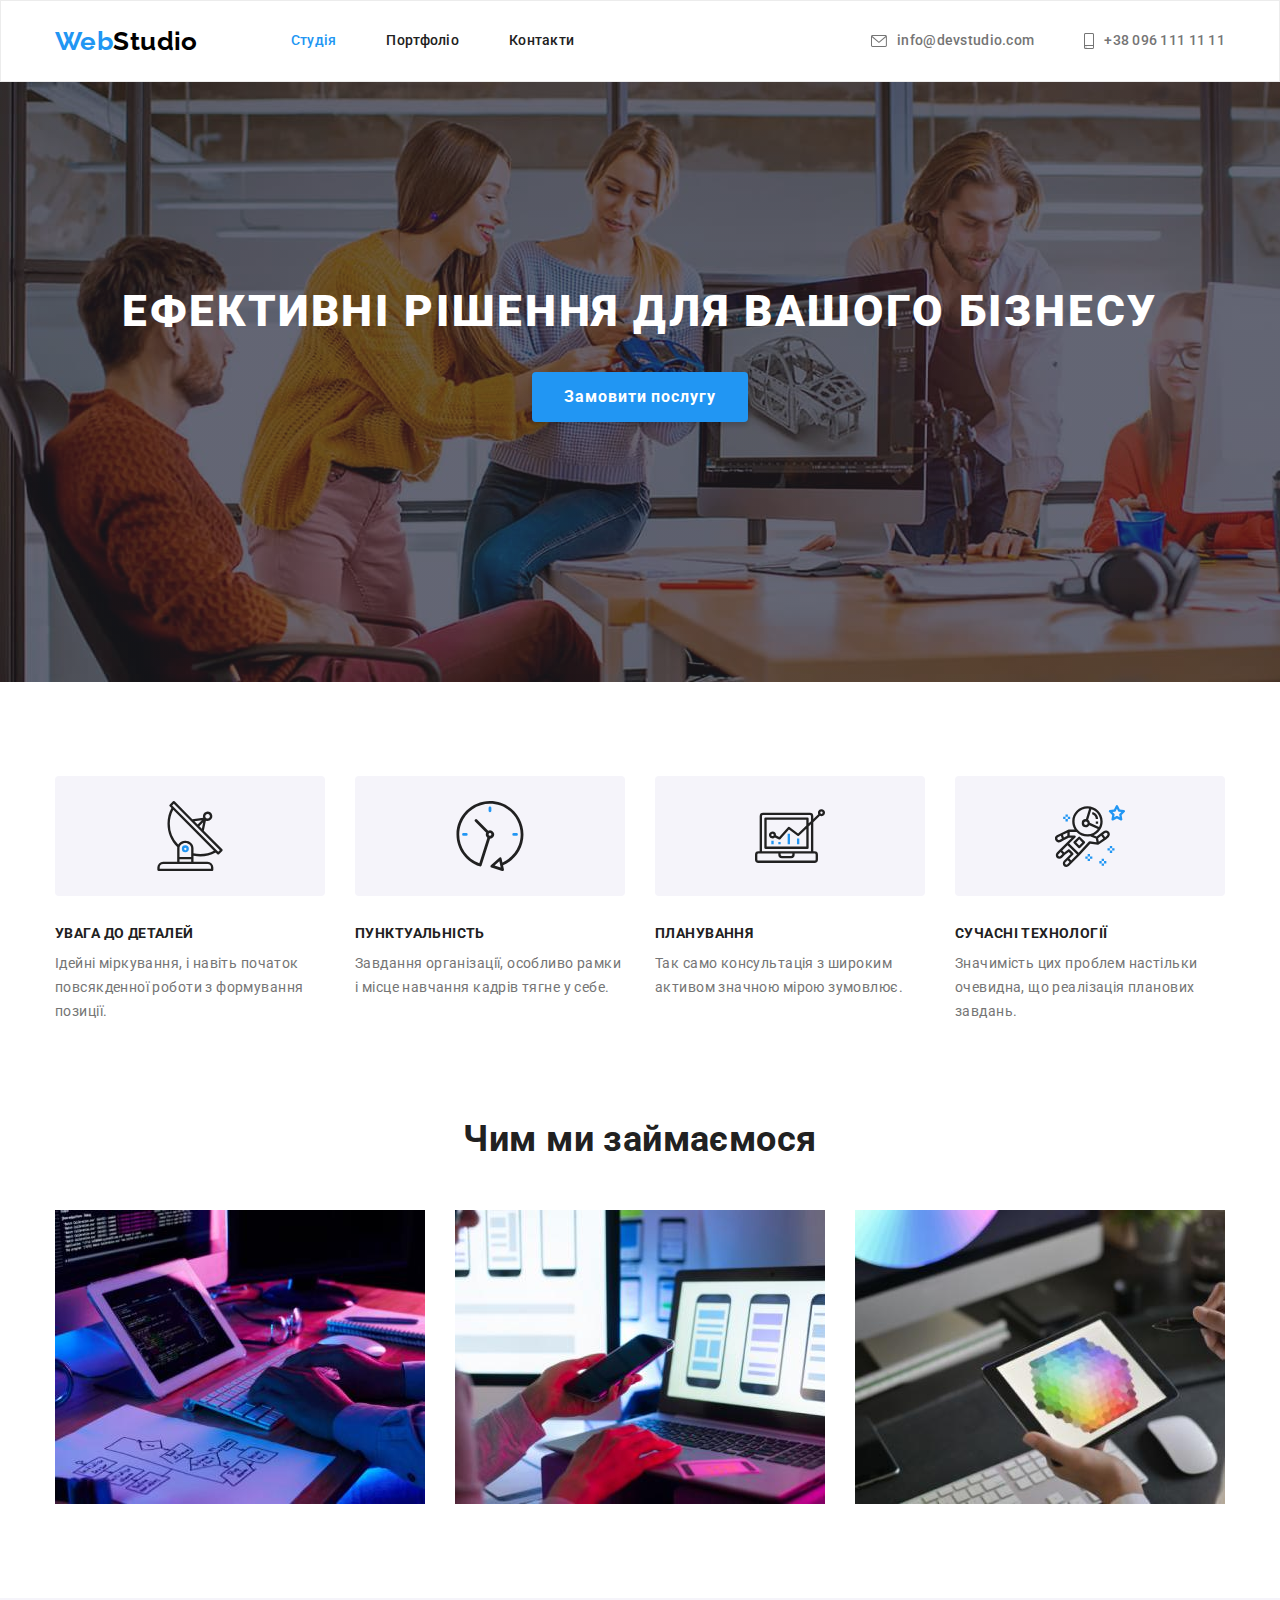
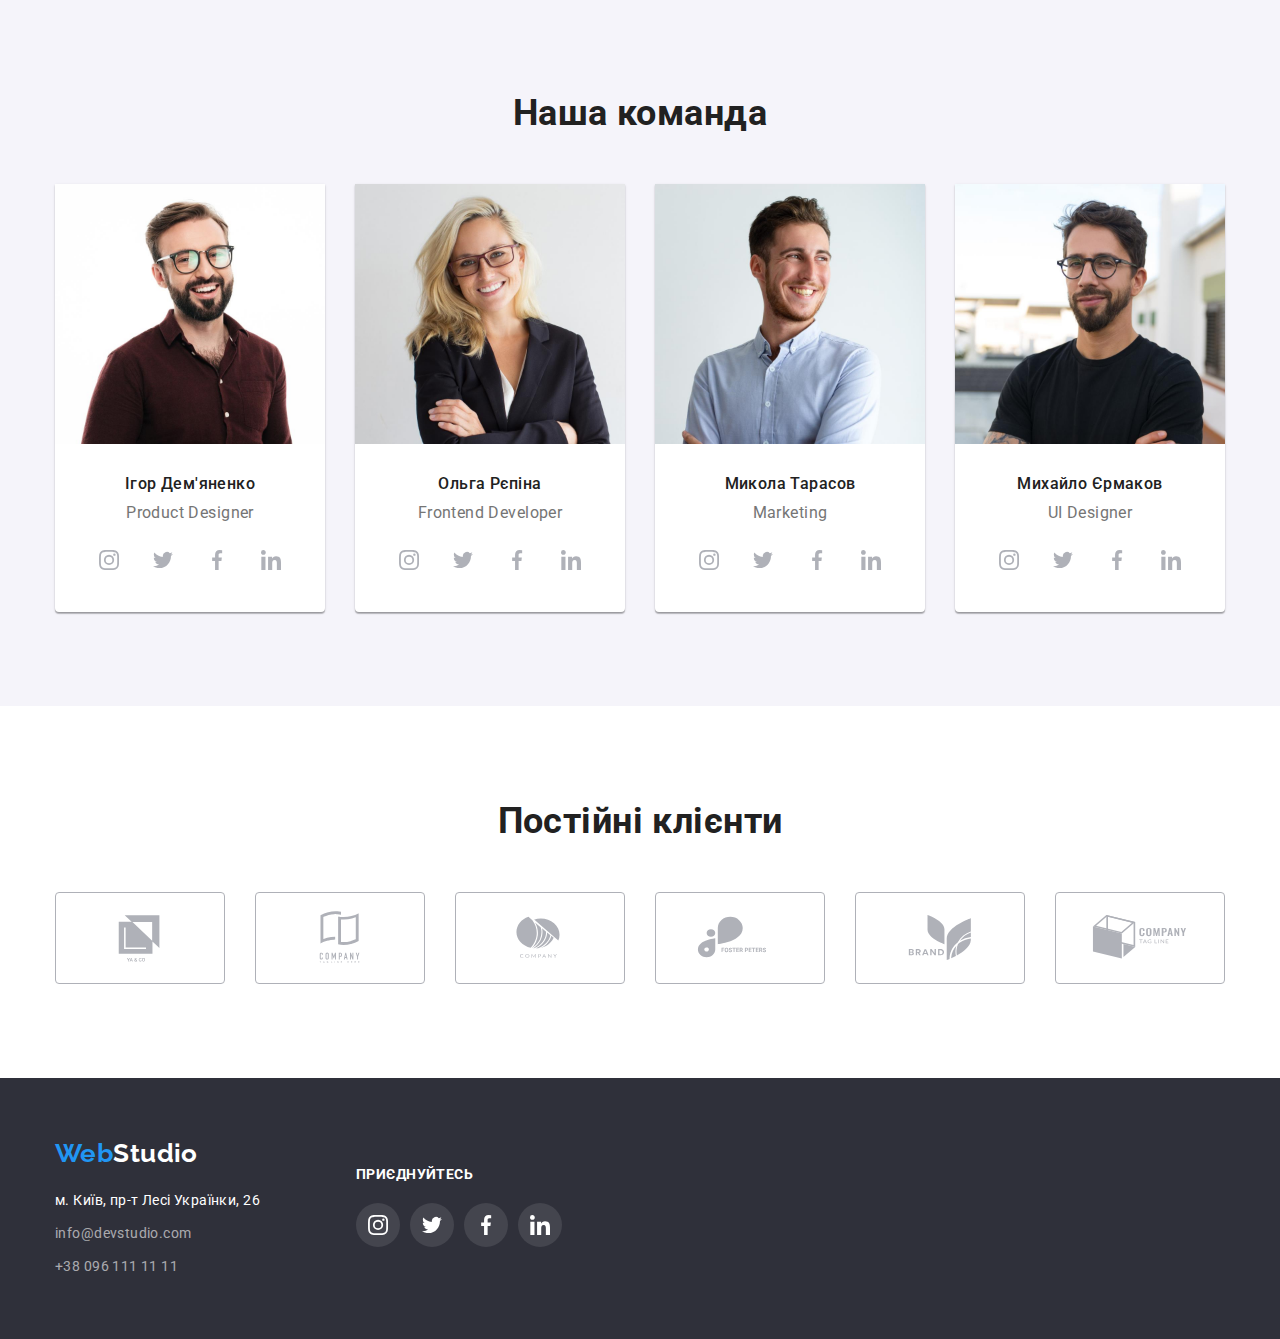
<file: index.html>
<!DOCTYPE html>
<html lang="uk">
  <head>
    <meta charset="UTF-8" />
    <meta http-equiv="X-UA-Compatible" content="IE=edge" />
    <meta name="viewport" content="width=device-width, initial-scale=1.0" />
    <title>Студія</title>
    <link rel="preconnect" href="https://fonts.googleapis.com" />
    <link rel="preconnect" href="https://fonts.gstatic.com" crossorigin />
    <link
      href="https://fonts.googleapis.com/css2?family=Raleway:wght@700&family=Roboto:wght@400;500;700;900&display=swap"
      rel="stylesheet"
    />
    <link
      rel="stylesheet"
      href="https://cdnjs.cloudflare.com/ajax/libs/modern-normalize/1.1.0/modern-normalize.min.css"
    />
    <link rel="stylesheet" href="./css/styles.css" />
  </head>
  <body>
    <header class="page-header">
      <div class="container main-nav">
        <nav class="nav-flex">
          <a class="logo header-logo link" lang="en" href="./index.html"
            ><span class="accent">Web</span>Studio</a
          >
          <ul class="list nav-list">
            <li>
              <a class="nav-item link current" href="./index.html">Студія</a>
            </li>
            <li>
              <a class="nav-item link" href="./portfolio.html">Портфоліо</a>
            </li>
            <li><a class="nav-item link" href="#">Контакти</a></li>
          </ul>
        </nav>
        <ul class="list auth-list">
          <li class="auth-item">
            <a class="auth-link link" href="mailto:info@devstudio.com">
              <svg class="auth-icon" width="16" height="12">
                <use href="./images/symbol-defs.svg#icon-envelope"></use>
              </svg>
              info@devstudio.com</a
            >
          </li>
          <li class="auth-item">
            <a class="auth-link link" href="tel:+380961111111">
              <svg class="auth-icon" width="10" height="16">
                <use href="./images/symbol-defs.svg#icon-smartphone"></use>
              </svg>
              +38 096 111 11 11</a
            >
          </li>
        </ul>
      </div>
    </header>
    <main>
      <section class="hero-section">
        <div class="container">
          <h1 class="hero-title">ЕФЕКТИВНІ РІШЕННЯ ДЛЯ ВАШОГО БІЗНЕСУ</h1>
          <button class="button hero-button" type="button">
            Замовити послугу
          </button>
        </div>
      </section>
      <section class="advantages-section section">
        <div class="container">
          <h2 class="section-title visually-hidden">Переваги</h2>
          <ul class="advantages-list list">
            <li class="advantage-item">
              <div class="thumb">
                <svg width="70" height="70">
                  <use href="./images/symbol-defs.svg#icon-antenna"></use>
                </svg>
              </div>
              <h3 class="advantages-title title">УВАГА ДО ДЕТАЛЕЙ</h3>
              <p class="advantages-text">
                Ідейні міркування, і навіть початок повсякденної роботи з
                формування позиції.
              </p>
            </li>
            <li class="advantage-item">
              <div class="thumb">
                <svg width="70" height="70">
                  <use href="./images/symbol-defs.svg#icon-clock"></use>
                </svg>
              </div>
              <h3 class="advantages-title title">ПУНКТУАЛЬНІСТЬ</h3>
              <p class="advantages-text">
                Завдання організації, особливо рамки і місце навчання кадрів
                тягне у себе.
              </p>
            </li>
            <li class="advantage-item">
              <div class="thumb">
                <svg width="70" height="70">
                  <use href="./images/symbol-defs.svg#icon-diagram"></use>
                </svg>
              </div>
              <h3 class="advantages-title title">ПЛАНУВАННЯ</h3>
              <p class="advantages-text">
                Так само консультація з широким активом значною мірою зумовлює.
              </p>
            </li>
            <li class="advantage-item">
              <div class="thumb">
                <svg width="70" height="70">
                  <use href="./images/symbol-defs.svg#icon-astronaut"></use>
                </svg>
              </div>
              <h3 class="advantages-title title">СУЧАСНІ ТЕХНОЛОГІЇ</h3>
              <p class="advantages-text">
                Значимість цих проблем настільки очевидна, що реалізація
                планових завдань.
              </p>
            </li>
          </ul>
        </div>
      </section>
      <section class="section no-top-padding">
        <div class="container">
          <h2 class="section-title title">Чим ми займаємося</h2>
          <ul class="activity-list list">
            <li>
              <img
                class="image"
                src="./images/hands-on-a-keyboard.jpg"
                alt="людина друкує на клавіатурі"
                width="370"
              />
            </li>
            <li>
              <img
                class="image"
                src="./images/smartphone.jpg"
                alt="смартфон у руках"
                width="370"
              />
            </li>
            <li>
              <img
                class="image"
                src="./images/tablet.jpg"
                alt="планшет у руках"
                width="370"
              />
            </li>
          </ul>
        </div>
      </section>
      <section class="team-section section">
        <div class="container">
          <h2 class="section-title title">Наша команда</h2>
          <ul class="team-list list">
            <li class="team-card">
              <img
                class="image"
                src="./images/ihor-demianenko-portrait.jpg"
                alt="Портрет Ігоря Дем'яненка"
                width="270"
              />
              <h3 class="team-information team-title title">Ігор Дем'яненко</h3>
              <p class="team-information team-text" lang="en">
                Product Designer
              </p>
              <ul class="list social-network-list">
                <li>
                  <a class="link social-network-link" href="">
                    <svg class="social-network-icon" width="20" height="20">
                      <use href="./images/symbol-defs.svg#icon-instagram"></use>
                    </svg>
                  </a>
                </li>
                <li>
                  <a class="link social-network-link" href="">
                    <svg class="social-network-icon" width="20" height="20">
                      <use href="./images/symbol-defs.svg#icon-twitter"></use>
                    </svg>
                  </a>
                </li>
                <li>
                  <a class="link social-network-link" href="">
                    <svg class="social-network-icon" width="20" height="20">
                      <use href="./images/symbol-defs.svg#icon-facebook"></use>
                    </svg>
                  </a>
                </li>
                <li>
                  <a class="link social-network-link" href="">
                    <svg class="social-network-icon" width="20" height="20">
                      <use href="./images/symbol-defs.svg#icon-linkedin"></use>
                    </svg>
                  </a>
                </li>
              </ul>
            </li>
            <li class="team-card">
              <img
                class="image"
                src="./images/olha-riepina-portrait.jpg"
                alt="Портрет Ольги Рєпіної"
                width="270"
              />
              <h3 class="team-information team-title title">Ольга Рєпіна</h3>
              <p class="team-information team-text" lang="en">
                Frontend Developer
              </p>
              <ul class="list social-network-list">
                <li>
                  <a class="link social-network-link" href="">
                    <svg class="social-network-icon" width="20" height="20">
                      <use href="./images/symbol-defs.svg#icon-instagram"></use>
                    </svg>
                  </a>
                </li>
                <li>
                  <a class="link social-network-link" href="">
                    <svg class="social-network-icon" width="20" height="20">
                      <use href="./images/symbol-defs.svg#icon-twitter"></use>
                    </svg>
                  </a>
                </li>
                <li>
                  <a class="link social-network-link" href="">
                    <svg class="social-network-icon" width="20" height="20">
                      <use href="./images/symbol-defs.svg#icon-facebook"></use>
                    </svg>
                  </a>
                </li>
                <li>
                  <a class="link social-network-link" href="">
                    <svg class="social-network-icon" width="20" height="20">
                      <use href="./images/symbol-defs.svg#icon-linkedin"></use>
                    </svg>
                  </a>
                </li>
              </ul>
            </li>
            <li class="team-card">
              <img
                class="image"
                src="./images/mykola-tarasov-portrait.jpg"
                alt="Портрет Миколи Тарасова"
                width="270"
              />
              <h3 class="team-information team-title title">Микола Тарасов</h3>
              <p class="team-information team-text" lang="en">Marketing</p>
              <ul class="list social-network-list">
                <li>
                  <a class="link social-network-link" href="">
                    <svg class="social-network-icon" width="20" height="20">
                      <use href="./images/symbol-defs.svg#icon-instagram"></use>
                    </svg>
                  </a>
                </li>
                <li>
                  <a class="link social-network-link" href="">
                    <svg class="social-network-icon" width="20" height="20">
                      <use href="./images/symbol-defs.svg#icon-twitter"></use>
                    </svg>
                  </a>
                </li>
                <li>
                  <a class="link social-network-link" href="">
                    <svg class="social-network-icon" width="20" height="20">
                      <use href="./images/symbol-defs.svg#icon-facebook"></use>
                    </svg>
                  </a>
                </li>
                <li>
                  <a class="link social-network-link" href="">
                    <svg class="social-network-icon" width="20" height="20">
                      <use href="./images/symbol-defs.svg#icon-linkedin"></use>
                    </svg>
                  </a>
                </li>
              </ul>
            </li>
            <li class="team-card">
              <img
                class="image"
                src="./images/mykhailo-yermakov-portrait.jpg"
                alt="Портрет Михайла Єрмакова"
                width="270"
              />
              <h3 class="team-information team-title title">Михайло Єрмаков</h3>
              <p class="team-information team-text" lang="en">UI Designer</p>
              <ul class="list social-network-list">
                <li>
                  <a class="link social-network-link" href="">
                    <svg class="social-network-icon" width="20" height="20">
                      <use href="./images/symbol-defs.svg#icon-instagram"></use>
                    </svg>
                  </a>
                </li>
                <li>
                  <a class="link social-network-link" href="">
                    <svg class="social-network-icon" width="20" height="20">
                      <use href="./images/symbol-defs.svg#icon-twitter"></use>
                    </svg>
                  </a>
                </li>
                <li>
                  <a class="link social-network-link" href="">
                    <svg class="social-network-icon" width="20" height="20">
                      <use href="./images/symbol-defs.svg#icon-facebook"></use>
                    </svg>
                  </a>
                </li>
                <li>
                  <a class="link social-network-link" href="">
                    <svg class="social-network-icon" width="20" height="20">
                      <use href="./images/symbol-defs.svg#icon-linkedin"></use>
                    </svg>
                  </a>
                </li>
              </ul>
            </li>
          </ul>
        </div>
      </section>
      <section class="clients-section section">
        <div class="container">
          <h2 class="section-title title">Постійні клієнти</h2>
          <ul class="clients-list list">
            <li>
              <a class="link client-thumb" href="">
                <svg class="client-icon" width="106" height="60">
                  <use href="./images/symbol-defs.svg#icon-client-1"></use>
                </svg>
              </a>
            </li>
            <li>
              <a class="link client-thumb" href="">
                <svg class="client-icon" width="106" height="60">
                  <use href="./images/symbol-defs.svg#icon-client-2"></use>
                </svg>
              </a>
            </li>
            <li>
              <a class="link client-thumb" href="">
                <svg class="client-icon" width="106" height="60">
                  <use href="./images/symbol-defs.svg#icon-client-3"></use>
                </svg>
              </a>
            </li>
            <li>
              <a class="link client-thumb" href="">
                <svg class="client-icon" width="106" height="60">
                  <use href="./images/symbol-defs.svg#icon-client-4"></use>
                </svg>
              </a>
            </li>
            <li>
              <a class="link client-thumb" href="">
                <svg class="client-icon" width="106" height="60">
                  <use href="./images/symbol-defs.svg#icon-client-5"></use>
                </svg>
              </a>
            </li>
            <li>
              <a class="link client-thumb" href="">
                <svg class="client-icon" width="106" height="60">
                  <use href="./images/symbol-defs.svg#icon-client-6"></use>
                </svg>
              </a>
            </li>
          </ul>
        </div>
      </section>
    </main>
    <footer class="page-footer">
      <div class="container footer-main">
        <div class="footer-section address-section">
          <a class="logo footer-logo link" lang="en" href="./index.html"
            ><span class="accent">Web</span>Studio</a
          >
          <address>
            <ul class="list">
              <li class="address-item">
                <a
                  class="address-link map link"
                  href="https://goo.gl/maps/yozrQYHjD53a8zxV6"
                  target="_blank"
                  rel="noopener noreferrer nofollow"
                  >м. Київ, пр-т Лесі Українки, 26</a
                >
              </li>
              <li class="address-item">
                <a
                  class="address-link contact link"
                  href="mailto:info@devstudio.com"
                  >info@devstudio.com</a
                >
              </li>
              <li class="address-item">
                <a class="address-link contact link" href="tel:+380961111111"
                  >+38 096 111 11 11</a
                >
              </li>
            </ul>
          </address>
        </div>

        <div class="footer-section social-networks-section">
          <p class="social-networks-text">приєднуйтесь</p>
          <ul class="list social-network-list">
            <li>
              <a class="footer-network-link link" href="">
                <svg class="footer-network-icon" width="20" height="20">
                  <use href="./images/symbol-defs.svg#icon-instagram"></use>
                </svg>
              </a>
            </li>
            <li>
              <a class="footer-network-link link" href="">
                <svg class="footer-network-icon" width="20" height="20">
                  <use href="./images/symbol-defs.svg#icon-twitter"></use>
                </svg>
              </a>
            </li>
            <li>
              <a class="footer-network-link link" href="">
                <svg class="footer-network-icon" width="20" height="20">
                  <use href="./images/symbol-defs.svg#icon-facebook"></use>
                </svg>
              </a>
            </li>
            <li>
              <a class="footer-network-link link" href="">
                <svg class="footer-network-icon" width="20" height="20">
                  <use href="./images/symbol-defs.svg#icon-linkedin"></use>
                </svg>
              </a>
            </li>
          </ul>
        </div>
      </div>
    </footer>
  </body>
</html>
</file>
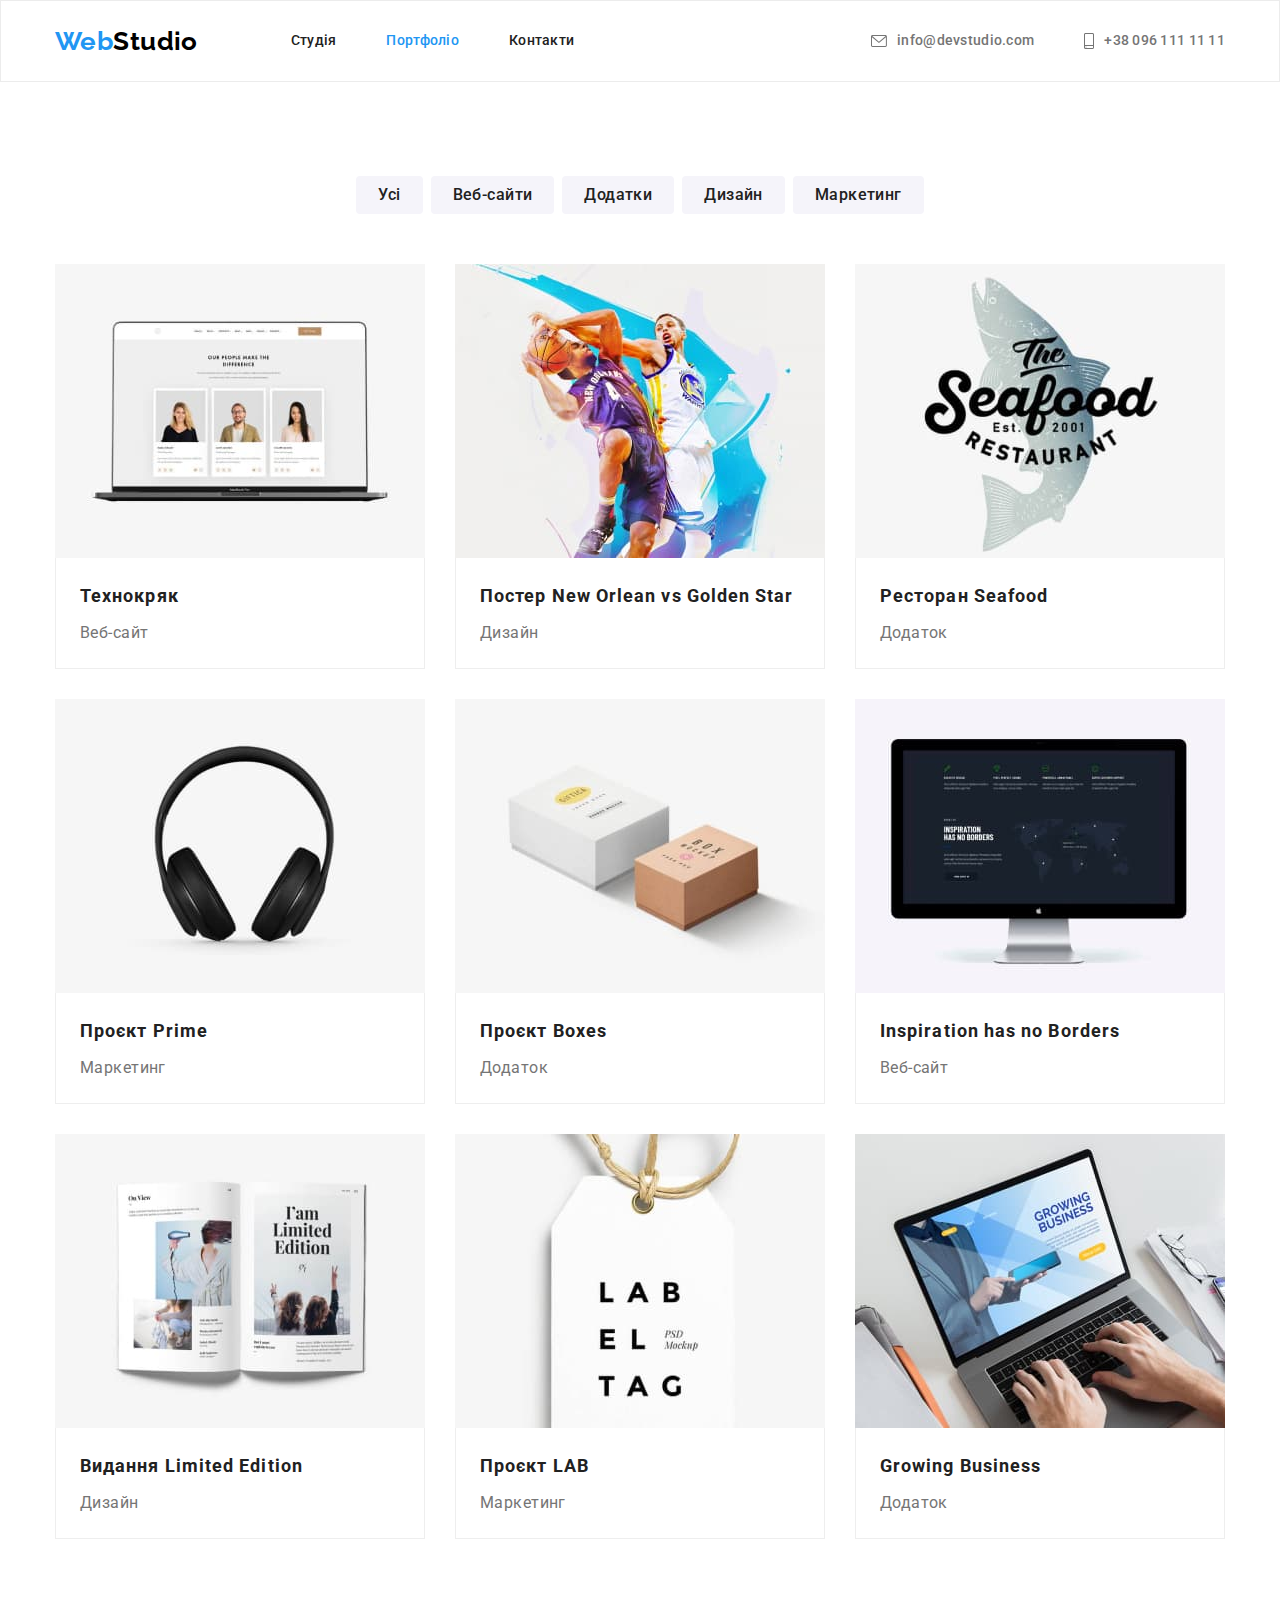
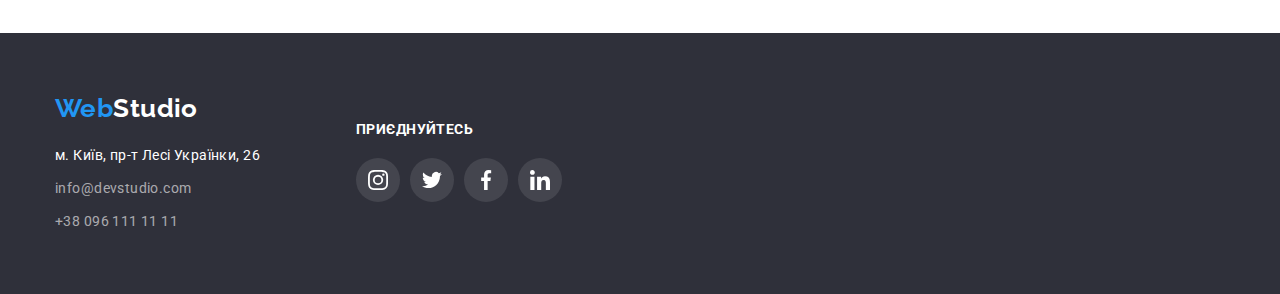
<file: portfolio.html>
<!DOCTYPE html>
<html lang="uk">
  <head>
    <meta charset="UTF-8" />
    <meta http-equiv="X-UA-Compatible" content="IE=edge" />
    <meta name="viewport" content="width=device-width, initial-scale=1.0" />
    <title>Портфоліо</title>
    <link rel="preconnect" href="https://fonts.googleapis.com" />
    <link rel="preconnect" href="https://fonts.gstatic.com" crossorigin />
    <link
      href="https://fonts.googleapis.com/css2?family=Raleway:wght@700&family=Roboto:wght@400;500;700;900&display=swap"
      rel="stylesheet"
    />
    <link
      rel="stylesheet"
      href="https://cdnjs.cloudflare.com/ajax/libs/modern-normalize/1.1.0/modern-normalize.min.css"
    />
    <link rel="stylesheet" href="./css/styles.css" />
  </head>
  <body>
    <header class="page-header">
      <div class="container main-nav">
        <nav class="nav-flex">
          <a class="logo header-logo link" lang="en" href="./index.html"
            ><span class="accent">Web</span>Studio</a
          >
          <ul class="list nav-list">
            <li>
              <a class="nav-item link" href="./index.html">Студія</a>
            </li>
            <li>
              <a class="nav-item link current" href="./portfolio.html"
                >Портфоліо</a
              >
            </li>
            <li><a class="nav-item link" href="#">Контакти</a></li>
          </ul>
        </nav>
        <ul class="list auth-list">
          <li class="auth-item">
            <a class="auth-link link" href="mailto:info@devstudio.com">
              <svg class="auth-icon" width="16" height="12">
                <use href="./images/symbol-defs.svg#icon-envelope"></use>
              </svg>
              info@devstudio.com</a
            >
          </li>
          <li class="auth-item">
            <a class="auth-link link" href="tel:+380961111111">
              <svg class="auth-icon" width="10" height="16">
                <use href="./images/symbol-defs.svg#icon-smartphone"></use>
              </svg>
              +38 096 111 11 11</a
            >
          </li>
        </ul>
      </div>
    </header>
    <main>
      <section class="section">
        <div class="container">
          <h1 class="visually-hidden">Наші роботи</h1>
          <ul class="button-list list">
            <li>
              <button class="button list-button" type="button">Усі</button>
            </li>
            <li>
              <button class="button list-button" type="button">
                Веб-сайти
              </button>
            </li>
            <li>
              <button class="button list-button" type="button">Додатки</button>
            </li>
            <li>
              <button class="button list-button" type="button">Дизайн</button>
            </li>
            <li>
              <button class="button list-button" type="button">
                Маркетинг
              </button>
            </li>
          </ul>
          <ul class="list work-list">
            <li class="work-item">
              <a class="link" href="">
                <img
                  class="image"
                  src="./images/technocrack-website.jpg"
                  alt="веб-сайт на екрані ноутбука"
                  width="370"
                />
                <div class="work-border">
                  <h2 class="work-title title">Технокряк</h2>
                  <p class="work-text">Веб-сайт</p>
                </div></a
              >
            </li>
            <li class="work-item">
              <a class="link" href="">
                <img
                  class="image"
                  src="./images/basketball-poster.jpg"
                  alt="два баскетбольних гравця"
                  width="370"
                />
                <div class="work-border">
                  <h2 class="work-title title">
                    Постер <span lang="en"> New Orlean vs Golden Star</span>
                  </h2>
                  <p class="work-text">Дизайн</p>
                </div></a
              >
            </li>
            <li class="work-item">
              <a class="link" href="">
                <img
                  class="image"
                  src="./images/seafood-application.jpg"
                  alt="лейбл ресторану"
                  width="370"
                />
                <div class="work-border">
                  <h2 class="work-title title">
                    Ресторан <span lang="en">Seafood</span>
                  </h2>
                  <p class="work-text">Додаток</p>
                </div></a
              >
            </li>
            <li class="work-item">
              <a class="link" href="">
                <img
                  class="image"
                  src="./images/headphones.jpg"
                  alt="навушники"
                  width="370"
                />
                <div class="work-border">
                  <h2 class="work-title title">
                    Проєкт <span lang="en">Prime</span>
                  </h2>
                  <p class="work-text">Маркетинг</p>
                </div></a
              >
            </li>
            <li class="work-item">
              <a class="link" href="">
                <img
                  class="image"
                  src="./images/boxes.jpg"
                  alt="дві коробки"
                  width="370"
                />
                <div class="work-border">
                  <h2 class="work-title title">
                    Проєкт <span lang="en">Boxes</span>
                  </h2>
                  <p class="work-text">Додаток</p>
                </div></a
              >
            </li>
            <li class="work-item">
              <a class="link" href="">
                <img
                  class="image"
                  src="./images/inspiration-website.jpg"
                  alt="веб-сайт на моніторі"
                  width="370"
                />
                <div class="work-border">
                  <h2 class="work-title title" lang="en">
                    Inspiration has no Borders
                  </h2>
                  <p class="work-text">Веб-сайт</p>
                </div></a
              >
            </li>
            <li class="work-item">
              <a class="link" href="">
                <img
                  class="image"
                  src="./images/edition.jpg"
                  alt="видання із зображеннями"
                  width="370"
                />
                <div class="work-border">
                  <h2 class="work-title title">
                    Видання <span lang="en">Limited Edition</span>
                  </h2>
                  <p class="work-text">Дизайн</p>
                </div></a
              >
            </li>
            <li class="work-item">
              <a class="link" href="">
                <img
                  class="image"
                  src="./images/label-tag.jpg"
                  alt="біла етикетка з написом"
                  width="370"
                />
                <div class="work-border">
                  <h2 class="work-title title">
                    Проєкт <span lang="en">LAB</span>
                  </h2>
                  <p class="work-text">Маркетинг</p>
                </div></a
              >
            </li>
            <li class="work-item">
              <a class="link" href="">
                <img
                  class="image"
                  src="./images/business-application.jpg"
                  alt="додаток на екрані ноутбука"
                  width="370"
                />
                <div class="work-border">
                  <h2 class="work-title title" lang="en">Growing Business</h2>
                  <p class="work-text">Додаток</p>
                </div></a
              >
            </li>
          </ul>
        </div>
      </section>
    </main>
    <footer class="page-footer">
      <div class="container footer-main">
        <div class="footer-section address-section">
          <a class="logo footer-logo link" lang="en" href="./index.html"
            ><span class="accent">Web</span>Studio</a
          >
          <address>
            <ul class="list">
              <li class="address-item">
                <a
                  class="address-link map link"
                  href="https://goo.gl/maps/yozrQYHjD53a8zxV6"
                  target="_blank"
                  rel="noopener noreferrer nofollow"
                  >м. Київ, пр-т Лесі Українки, 26</a
                >
              </li>
              <li class="address-item">
                <a
                  class="address-link contact link"
                  href="mailto:info@devstudio.com"
                  >info@devstudio.com</a
                >
              </li>
              <li class="address-item">
                <a class="address-link contact link" href="tel:+380961111111"
                  >+38 096 111 11 11</a
                >
              </li>
            </ul>
          </address>
        </div>

        <div class="footer-section social-networks-section">
          <p class="social-networks-text">приєднуйтесь</p>
          <ul class="list social-network-list">
            <li>
              <a class="footer-network-link link" href="">
                <svg class="footer-network-icon" width="20" height="20">
                  <use href="./images/symbol-defs.svg#icon-instagram"></use>
                </svg>
              </a>
            </li>
            <li>
              <a class="footer-network-link link" href="">
                <svg class="footer-network-icon" width="20" height="20">
                  <use href="./images/symbol-defs.svg#icon-twitter"></use>
                </svg>
              </a>
            </li>
            <li>
              <a class="footer-network-link link" href="">
                <svg class="footer-network-icon" width="20" height="20">
                  <use href="./images/symbol-defs.svg#icon-facebook"></use>
                </svg>
              </a>
            </li>
            <li>
              <a class="footer-network-link link" href="">
                <svg class="footer-network-icon" width="20" height="20">
                  <use href="./images/symbol-defs.svg#icon-linkedin"></use>
                </svg>
              </a>
            </li>
          </ul>
        </div>
      </div>
    </footer>
  </body>
</html>
</file>
<file: css/styles.css>
:root {
  --primary-color: #757575;
  --secondary-color: #212121;
  --dark-background-color: #2f303a;
  --light-background-color: #f5f4fa;
  --brand-color: #2196f3;
  --white-color: #ffffff;
  --black-color: #000000;
  --hero-button-accent: #188ce8;
  --transparent-color: rgba(255, 255, 255, 0.6);
  --hero-button-shadow: rgba(0, 0, 0, 0.15);
  --button-strong-shadow: rgba(0, 0, 0, 0.1);
  --button-middle-shadow: rgba(0, 0, 0, 0.08);
  --button-light-shadow: rgba(0, 0, 0, 0.12);
  --secondary-font-size: 16px;
  --primary-line-height: 1.14;
  --secondary-line-height: 1.19;
  --secondary-letter-spacing: 0.06em;
}

body {
  font-family: 'roboto', sans-serif;
  font-size: 14px;
  color: var(--primary-color);
  background-color: var(--white-color);
  letter-spacing: 0.03em;
}

.link {
  text-decoration: none;
}

.list {
  margin: 0;
  padding: 0;
  list-style: none;
}

.button {
  cursor: pointer;
}

h1,
h2,
h3,
h4,
h5,
h6 {
  margin: 0;
}

.image {
  display: block;
}

.title {
  color: var(--secondary-color);
}

.section-title {
  margin-bottom: 50px;
  text-align: center;
  font-size: 36px;
  line-height: 1.17;
}

.visually-hidden {
  position: absolute;
  white-space: nowrap;
  width: 1px;
  height: 1px;
  overflow: hidden;
  border: 0;
  padding: 0;
  clip: rect(0 0 0 0);
  clip-path: inset(50%);
  margin: -1px;
}

.container {
  width: 1200px;
  padding-left: 15px;
  padding-right: 15px;
  margin: 0 auto;
  outline: black;
}

.section {
  padding-top: 94px;
  padding-bottom: 94px;
}

.no-top-padding {
  padding-top: 0;
}
/* header*/

.page-header {
  border: 1px solid #ececec;
}

/*logo*/

.logo {
  font-family: 'Raleway', sans-serif;
  font-weight: 700;
  font-size: 26px;
  line-height: var(--secondary-line-height);
}
.header-logo {
  color: var(--black-color);
}

.logo .accent {
  color: var(--brand-color);
}

/* nav */

.main-nav {
  display: flex;
  align-items: center;
}

.nav-flex {
  display: flex;
  align-items: center;
}

.nav-list {
  display: flex;
  gap: 50px;
  margin-left: 93px;
}

.nav-item {
  display: block;
  padding-top: 32px;
  padding-bottom: 32px;
  font-weight: 500;
  line-height: var(--primary-line-height);
  letter-spacing: 0.02em;
  color: var(--secondary-color);
}
.current {
  color: var(--brand-color);
}
.nav-item:hover,
.nav-item:focus {
  color: var(--brand-color);
}
/*auth */

.auth-list {
  display: flex;
  gap: 50px;
  margin-left: auto;
}

.auth-link {
  display: flex;
  gap: 10px;
  align-items: center;
  padding-top: 32px;
  padding-bottom: 32px;
  font-weight: 500;
  line-height: var(--primary-line-height);
  letter-spacing: 0.02em;
  color: var(--primary-color);
}

.auth-link:hover,
.auth-link:focus {
  color: var(--brand-color);
}
.auth-icon {
  fill: var(--primary-color);
}
.auth-link:hover .auth-icon,
.auth-link:focus .auth-icon {
  fill: var(--brand-color);
}

/* main */
/* hero */

.hero-section {
  height: 600px;
  max-width: 1600px;
  margin-left: auto;
  margin-right: auto;
  padding-top: 200px;
  padding-bottom: 200px;
  background-image: linear-gradient(
      rgba(47, 48, 58, 0.4),
      rgba(47, 48, 58, 0.4)
    ),
    url(../images/group-of-people.jpg);
  background-size: cover;
  background-repeat: no-repeat;
  background-color: var(--dark-background-color);
  text-align: center;
}

.hero-title {
  margin-top: 0;
  margin-bottom: 30px;
  font-weight: 900;
  font-size: 44px;
  line-height: 1.36;
  letter-spacing: var(--secondary-letter-spacing);
  text-transform: uppercase;
  color: var(--white-color);
}

.hero-button {
  display: inline-block;
  border-radius: 4px;
  min-width: 216px;
  padding: 10px 32px;
  font-family: inherit;
  font-weight: 700;
  font-size: var(--secondary-font-size);
  line-height: 1.88;
  letter-spacing: var(--secondary-letter-spacing);
  color: var(--white-color);
  background-color: var(--brand-color);
  border: none;
  box-shadow: 0px 4px 4px var(--hero-button-shadow);
}

.hero-button:hover,
.hero-button:focus {
  background-color: var(--hero-button-accent);
}

/* advantages */

.advantages-list {
  display: flex;
  gap: 30px;
}

.advantage-item {
  width: calc((100% - 90px) / 4);
}

.thumb {
  display: flex;
  width: 270px;
  height: 120px;
  background: #f5f4fa;
  border-radius: 4px;
  justify-content: center;
  align-items: center;
  margin-bottom: 30px;
}

.advantages-title {
  margin-bottom: 10px;
  font-size: 14px;
  line-height: var(--primary-line-height);
  text-transform: uppercase;
}

.advantages-text {
  margin: 0;
  line-height: 1.71;
}

/* activities*/

.activity-list {
  display: flex;
  gap: 30px;
}

/* team */

.team-list {
  display: flex;
  gap: 30px;
}

.team-section {
  background-color: var(--light-background-color);
}
.team-card {
  width: calc((100% - 90px) / 4);
  text-align: center;
  background-color: var(--white-color);
  padding-bottom: 30px;
  box-shadow: 0px 1px 3px rgba(0, 0, 0, 0.12), 0px 1px 1px rgba(0, 0, 0, 0.14),
    0px 2px 1px rgba(0, 0, 0, 0.2);
  border-radius: 0px 0px 4px 4px;
}

.team-information {
  font-size: var(--secondary-font-size);
  line-height: var(--secondary-line-height);
}

.team-title {
  margin-top: 30px;
  margin-bottom: 10px;
  font-weight: 500;
}

.team-text {
  margin-top: 0;
  margin-bottom: 16px;
}

.social-network-list {
  display: flex;
  justify-content: center;
  align-items: center;
  gap: 10px;
}

.social-network-link {
  display: flex;
  width: 44px;
  height: 44px;
  justify-content: center;
  align-items: center;
}

.social-network-icon {
  fill: #afb1b8;
}

.social-network-link:hover,
.social-network-link:focus {
  background-color: var(--brand-color);
  border-radius: 50%;
}

.social-network-link:hover .social-network-icon,
.social-network-link:focus .social-network-icon {
  fill: var(--white-color);
}

/* clients */

.clients-list {
  display: flex;
  justify-content: center;
  gap: 30px;
}

.client-thumb {
  display: flex;
  justify-content: center;
  align-items: center;
  gap: 30px;
  width: 170px;
  height: 92px;
  border: 1px solid #afb1b8;
  border-radius: 4px;
}

.client-icon {
  fill: #afb1b8;
}

.client-thumb:hover,
.client-thumb:focus {
  border-color: var(--brand-color);
}

.client-thumb:hover .client-icon,
.client-thumb:focus .client-icon {
  fill: var(--brand-color);
}

/*footer*/

.footer-main {
  display: flex;
  gap: 70px;
}

.address-section {
  min-width: 231px;
}

.page-footer {
  padding-top: 60px;
  padding-bottom: 60px;
  background-color: var(--dark-background-color);
}

.footer-logo {
  display: inline-block;
  margin-bottom: 20px;
  color: var(--white-color);
}

.address-link {
  display: inline-block;
  font-style: normal;
  line-height: 1.71;
  color: var(--white-color);
}

.address-item {
  margin-bottom: 9px;
}

.address-item:last-child {
  margin-bottom: 0;
}

.contact {
  color: var(--transparent-color);
}

.address-link:hover,
.address-link:focus {
  color: var(--brand-color);
}

/* social networks */

.social-networks-section {
  margin-top: 15px;
}

.social-networks-text {
  margin-bottom: 20px;
  font-size: 14px;
  font-weight: 700;
  line-height: var(--primary-line-height);
  text-transform: uppercase;
  color: var(--white-color);
}

.footer-network-link {
  display: flex;
  width: 44px;
  height: 44px;
  justify-content: center;
  align-items: center;
  background-color: rgba(255, 255, 255, 0.1);
  border-radius: 50%;
}

.footer-network-icon {
  fill: var(--white-color);
}

.footer-network-link:hover,
.footer-network-link:focus {
  background-color: var(--brand-color);
}

/* portfolio */

.button-list {
  display: flex;
  justify-content: center;
  gap: 8px;
  margin-bottom: 50px;
}

.list-button {
  display: inline-block;
  border-radius: 4px;
  padding: 6px 22px;
  font-family: inherit;
  font-weight: 500;
  font-size: var(--secondary-font-size);
  line-height: 1.63;
  letter-spacing: inherit;
  color: var(--secondary-color);
  background-color: var(--light-background-color);
  border: none;
}

.list-button:hover,
.list-button:focus {
  padding-left: 25px;
  padding-right: 25px;
  color: var(--white-color);
  background-color: var(--brand-color);
  box-shadow: 0px 3px 1px var(--button-strong-shadow),
    0px 1px 2px var(--button-middle-shadow),
    0px 2px 2px var(--button-light-shadow);
}

.work-list {
  display: flex;
  flex-wrap: wrap;
  gap: 30px;
}

.work-item {
  width: calc((100% - 60px) / 3);
}

.work-item:hover,
.work-item:focus {
  box-shadow: 0px 1px 1px rgba(0, 0, 0, 0.12), 0px 4px 4px rgba(0, 0, 0, 0.06),
    1px 4px 6px rgba(0, 0, 0, 0.16);
}

.work-title {
  margin-bottom: 4px;
  font-size: 18px;
  line-height: 2;
  letter-spacing: var(--secondary-letter-spacing);
}

.work-text {
  margin-top: 0;
  margin-bottom: 0;
  font-size: var(--secondary-font-size);
  line-height: 1.88;
  color: var(--primary-color);
}

.work-border {
  border: 1px solid #eeeeee;
  border-top: none;
  padding: 20px 24px;
}
</file>
